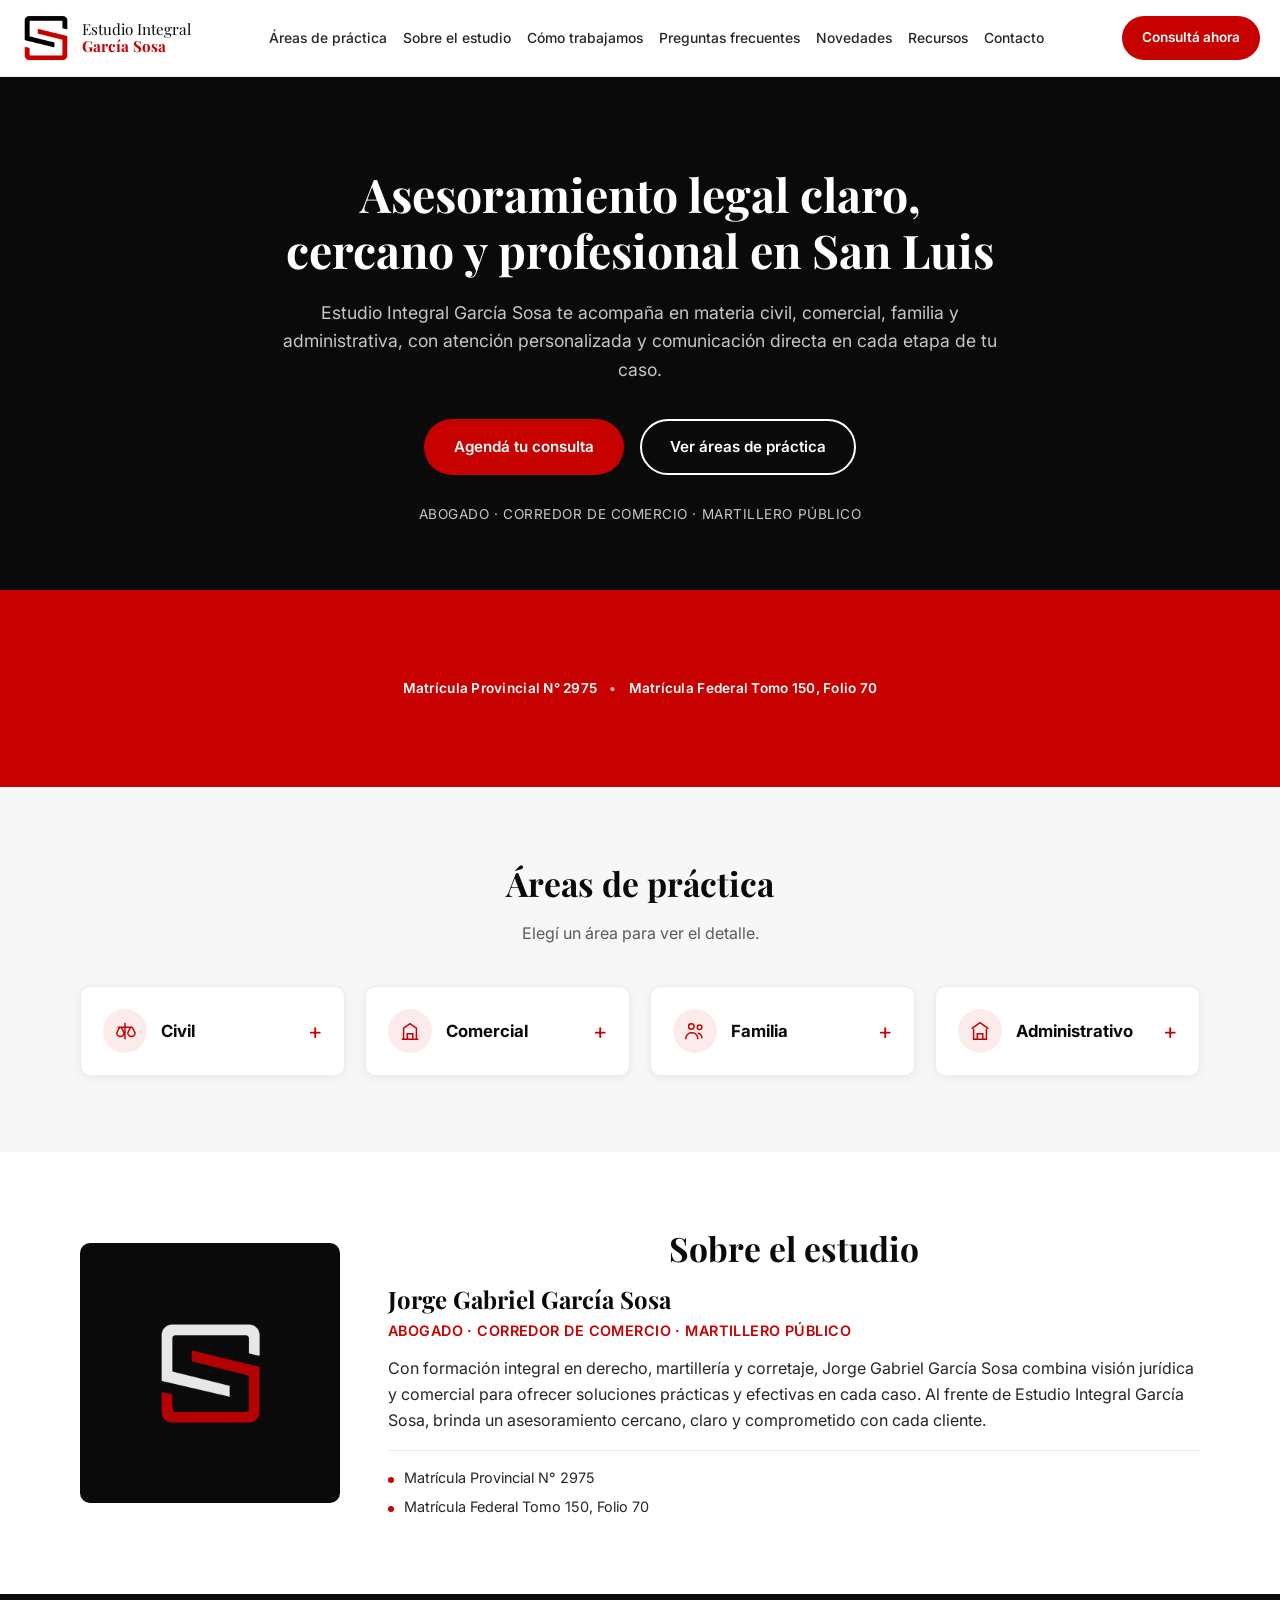
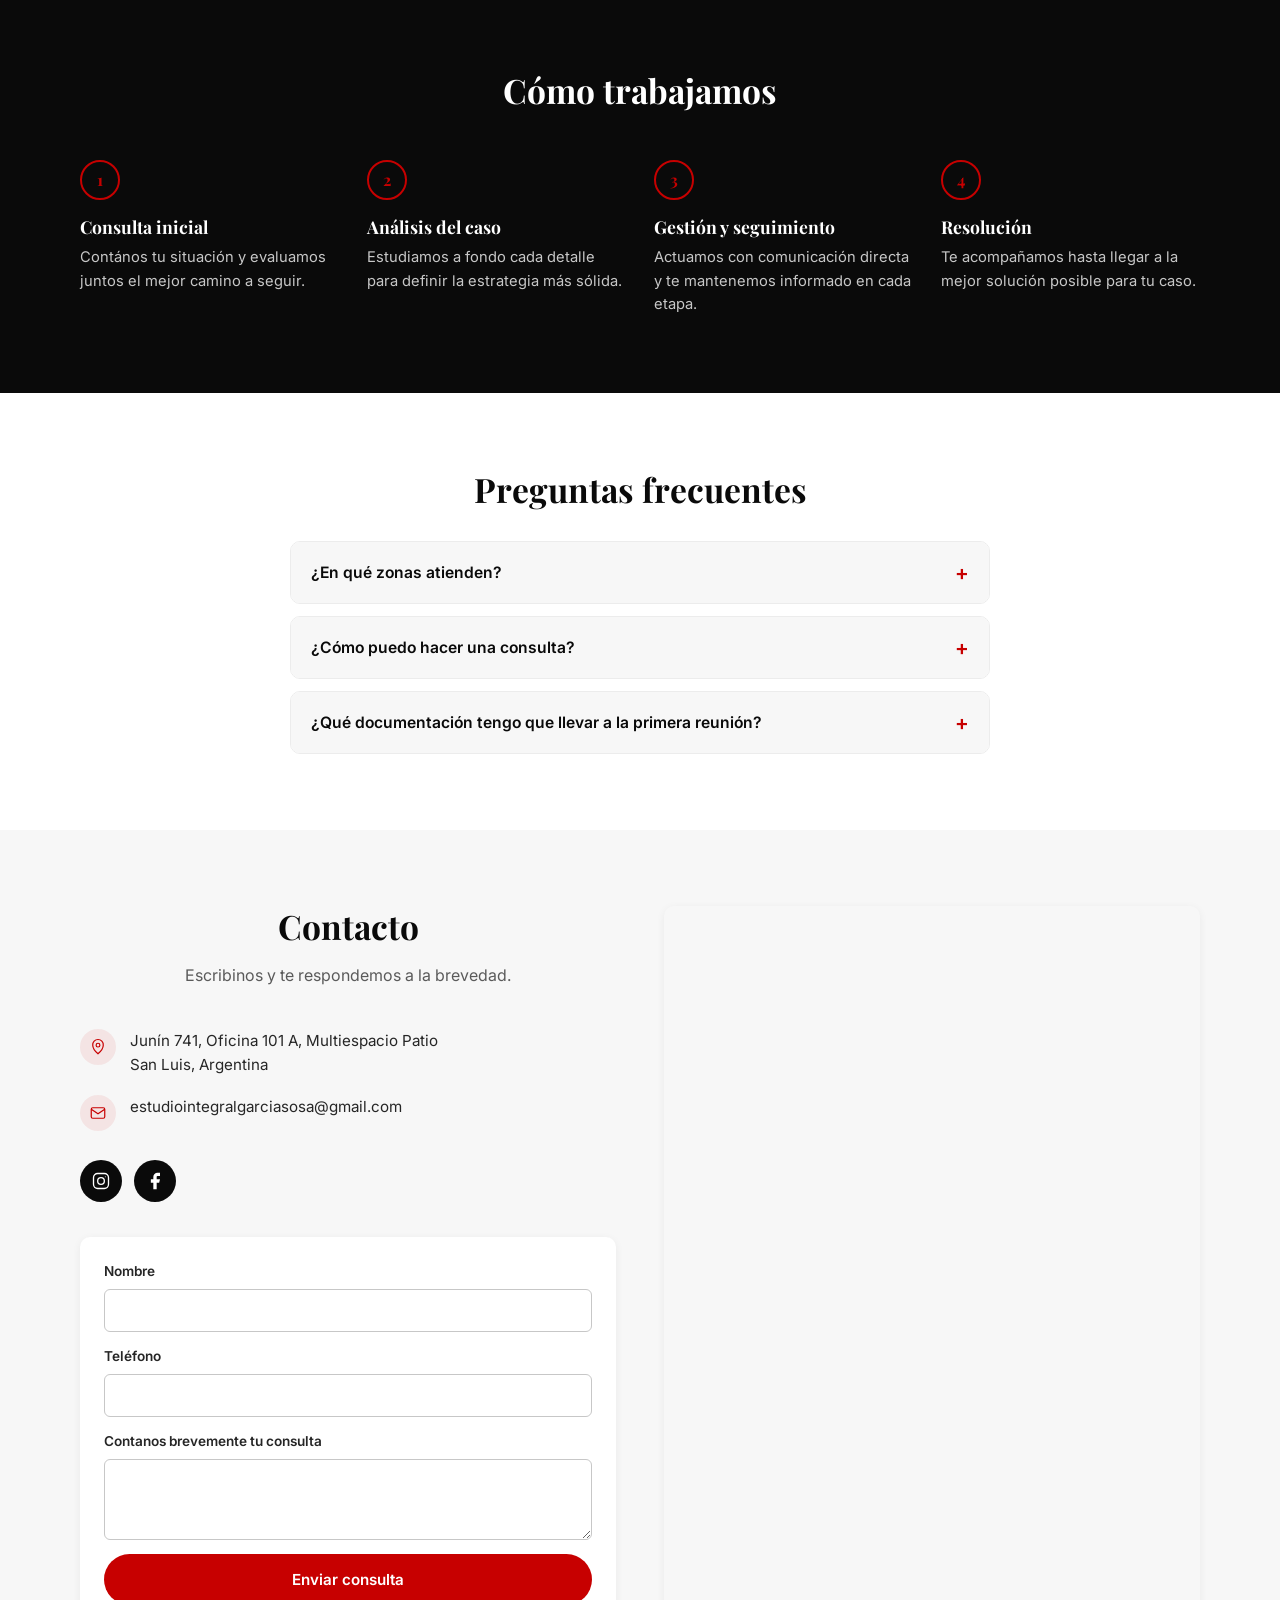
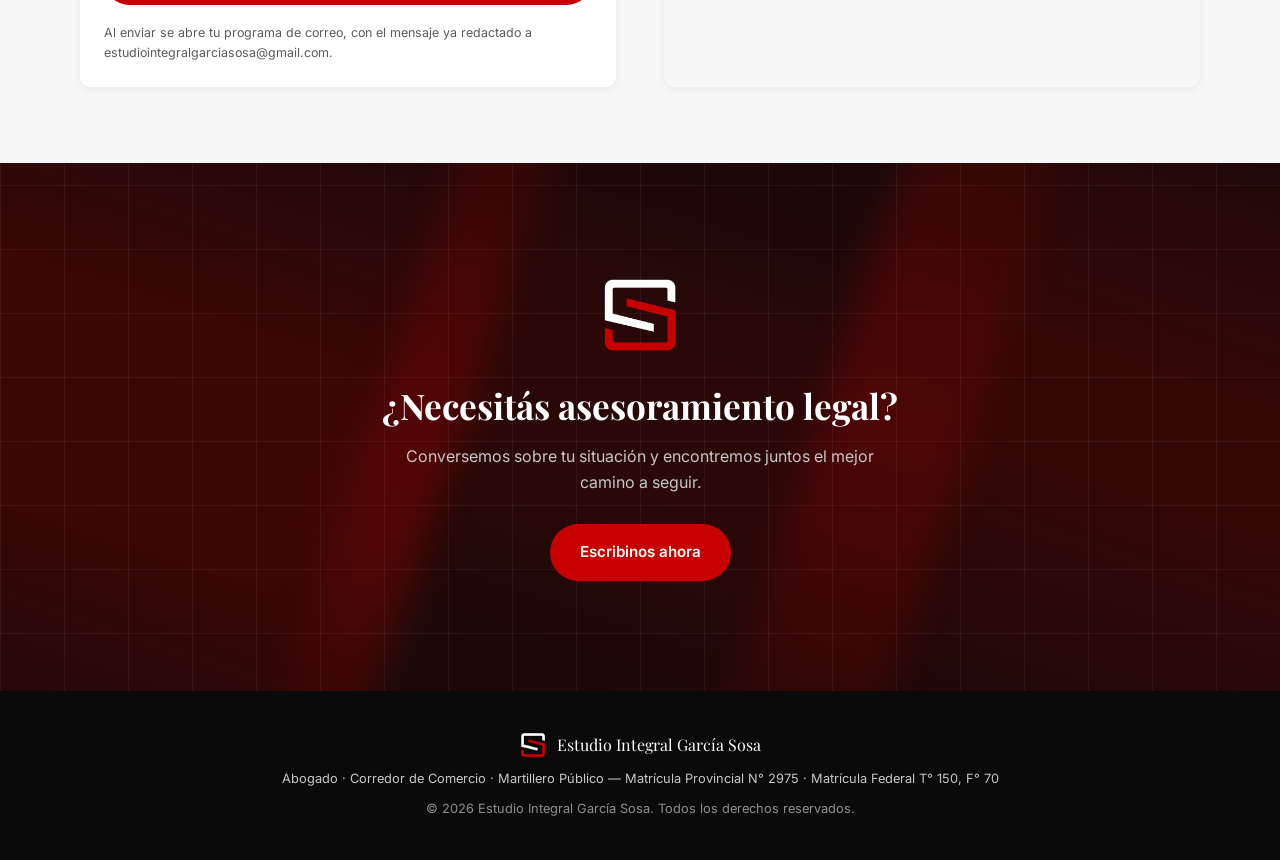
<file: index.html>
<!DOCTYPE html>
<html lang="es-AR">
<head>
<meta charset="UTF-8">
<meta name="viewport" content="width=device-width, initial-scale=1.0">
<title>Estudio Integral García Sosa | Abogado en San Luis</title>
<meta name="description" content="Estudio Integral García Sosa — asesoramiento legal en derecho civil, comercial, familia y administrativo en San Luis, Argentina.">
<link rel="icon" type="image/png" sizes="32x32" href="assets/logo/favicon-32.png">
<link rel="icon" type="image/png" sizes="192x192" href="assets/logo/favicon-192.png">
<link rel="apple-touch-icon" href="assets/logo/favicon-192.png">
<link rel="preconnect" href="https://fonts.googleapis.com">
<link rel="preconnect" href="https://fonts.gstatic.com" crossorigin>
<link href="https://fonts.googleapis.com/css2?family=Playfair+Display:wght@600;700&family=Inter:wght@400;500;600;700&display=swap" rel="stylesheet">
<link rel="stylesheet" href="css/styles.css">
</head>
<body>

<a class="skip-link" href="#contenido">Saltar al contenido</a>

<!-- ===== HEADER ===== -->
<header class="site-header" id="inicio">
  <div class="container header-inner">
    <a href="#inicio" class="brand">
      <img src="assets/logo/isotipo-oscuro.png" alt="" class="brand-mark" width="52" height="52">
      <span class="brand-name">Estudio Integral<br><strong>García Sosa</strong></span>
    </a>

    <nav class="main-nav" id="mainNav">
      <a href="#areas">Áreas de práctica</a>
      <a href="#estudio">Sobre el estudio</a>
      <a href="#proceso">Cómo trabajamos</a>
      <a href="#faq">Preguntas frecuentes</a>
      <a href="novedades.html">Novedades</a>
      <a href="recursos.html">Recursos</a>
      <a href="#contacto">Contacto</a>
    </nav>

    <div class="header-actions">
      <a href="#contacto" class="btn btn-primary btn-sm">Consultá ahora</a>
      <button class="nav-toggle" id="navToggle" aria-label="Abrir menú" aria-expanded="false" aria-controls="mainNav">
        <span></span><span></span><span></span>
      </button>
    </div>
  </div>
</header>

<main id="contenido">

  <!-- ===== HERO ===== -->
  <section class="hero">
    <div class="container hero-inner">
      <h1>Asesoramiento legal claro, cercano y profesional en San Luis</h1>
      <p class="hero-lead">Estudio Integral García Sosa te acompaña en materia civil, comercial, familia y administrativa, con atención personalizada y comunicación directa en cada etapa de tu caso.</p>
      <div class="hero-cta">
        <a href="#contacto" class="btn btn-primary">Agendá tu consulta</a>
        <a href="#areas" class="btn btn-outline">Ver áreas de práctica</a>
      </div>
      <p class="hero-credentials">Abogado &middot; Corredor de Comercio &middot; Martillero Público</p>
    </div>
  </section>

  <!-- ===== CREDENTIAL STRIP ===== -->
  <section class="credential-strip" aria-label="Matrículas profesionales">
    <div class="container credential-strip-inner">
      <span>Matrícula Provincial N&deg; 2975</span>
      <span class="dot" aria-hidden="true">&bull;</span>
      <span>Matrícula Federal Tomo 150, Folio 70</span>
    </div>
  </section>

  <!-- ===== ÁREAS DE PRÁCTICA ===== -->
  <section class="areas" id="areas">
    <div class="container">
      <h2 class="section-title">Áreas de práctica</h2>
      <p class="section-lead">Elegí un área para ver el detalle.</p>

      <div class="areas-grid">

        <article class="area-card" data-area="civil">
          <button class="area-toggle" aria-expanded="false">
            <span class="area-icon" aria-hidden="true">
              <svg viewBox="0 0 24 24" fill="none" stroke="currentColor" stroke-width="1.6"><path d="M12 3v18M4 8h16M6 8l-3 6a4 4 0 0 0 8 0l-3-6M18 8l-3 6a4 4 0 0 0 8 0l-3-6"/></svg>
            </span>
            <span class="area-name">Civil</span>
            <span class="area-plus" aria-hidden="true">+</span>
          </button>
          <div class="area-detail">
            <p>Contratos, daños y perjuicios, sucesiones, derechos reales y todo conflicto entre particulares que requiera una solución jurídica sólida.</p>
          </div>
        </article>

        <article class="area-card" data-area="comercial">
          <button class="area-toggle" aria-expanded="false">
            <span class="area-icon" aria-hidden="true">
              <svg viewBox="0 0 24 24" fill="none" stroke="currentColor" stroke-width="1.6"><path d="M3 21h18M5 21V9l7-5 7 5v12M9 21v-6h6v6"/></svg>
            </span>
            <span class="area-name">Comercial</span>
            <span class="area-plus" aria-hidden="true">+</span>
          </button>
          <div class="area-detail">
            <p>Constitución de sociedades, contratos comerciales, concursos y quiebras, y asesoramiento legal integral para tu empresa o emprendimiento.</p>
          </div>
        </article>

        <article class="area-card" data-area="familia">
          <button class="area-toggle" aria-expanded="false">
            <span class="area-icon" aria-hidden="true">
              <svg viewBox="0 0 24 24" fill="none" stroke="currentColor" stroke-width="1.6"><circle cx="8" cy="7" r="3"/><circle cx="17" cy="8" r="2.5"/><path d="M2 21v-1a6 6 0 0 1 6-6h1a6 6 0 0 1 6 6v1M15 14.5a5 5 0 0 1 4.5 5.5"/></svg>
            </span>
            <span class="area-name">Familia</span>
            <span class="area-plus" aria-hidden="true">+</span>
          </button>
          <div class="area-detail">
            <p>Divorcios, alimentos, régimen de comunicación, adopciones y protección de derechos de cada integrante de la familia.</p>
          </div>
        </article>

        <article class="area-card" data-area="administrativo">
          <button class="area-toggle" aria-expanded="false">
            <span class="area-icon" aria-hidden="true">
              <svg viewBox="0 0 24 24" fill="none" stroke="currentColor" stroke-width="1.6"><path d="M3 9.5 12 3l9 6.5M5 9.5V21h14V9.5M9 21v-6h6v6"/></svg>
            </span>
            <span class="area-name">Administrativo</span>
            <span class="area-plus" aria-hidden="true">+</span>
          </button>
          <div class="area-detail">
            <p>Trámites ante organismos públicos, reclamos administrativos, licitaciones y todo tipo de gestión frente al Estado.</p>
          </div>
        </article>

      </div>
    </div>
  </section>

  <!-- ===== SOBRE EL ESTUDIO ===== -->
  <section class="about" id="estudio">
    <div class="container about-inner">
      <div class="about-photo" aria-hidden="true">
        <div class="photo-placeholder">
          <img src="assets/logo/isotipo-claro.png" alt="" class="photo-placeholder-mark">
        </div>
      </div>
      <div class="about-text">
        <h2 class="section-title">Sobre el estudio</h2>
        <h3 class="about-name">Jorge Gabriel García Sosa</h3>
        <p class="about-role">Abogado &middot; Corredor de Comercio &middot; Martillero Público</p>
        <p>Con formación integral en derecho, martillería y corretaje, Jorge Gabriel García Sosa combina visión jurídica y comercial para ofrecer soluciones prácticas y efectivas en cada caso. Al frente de Estudio Integral García Sosa, brinda un asesoramiento cercano, claro y comprometido con cada cliente.</p>
        <ul class="about-credentials">
          <li>Matrícula Provincial N&deg; 2975</li>
          <li>Matrícula Federal Tomo 150, Folio 70</li>
        </ul>
      </div>
    </div>
  </section>

  <!-- ===== CÓMO TRABAJAMOS ===== -->
  <section class="process" id="proceso">
    <div class="container">
      <h2 class="section-title">Cómo trabajamos</h2>
      <ol class="process-steps">
        <li>
          <span class="step-num">1</span>
          <h3>Consulta inicial</h3>
          <p>Contános tu situación y evaluamos juntos el mejor camino a seguir.</p>
        </li>
        <li>
          <span class="step-num">2</span>
          <h3>Análisis del caso</h3>
          <p>Estudiamos a fondo cada detalle para definir la estrategia más sólida.</p>
        </li>
        <li>
          <span class="step-num">3</span>
          <h3>Gestión y seguimiento</h3>
          <p>Actuamos con comunicación directa y te mantenemos informado en cada etapa.</p>
        </li>
        <li>
          <span class="step-num">4</span>
          <h3>Resolución</h3>
          <p>Te acompañamos hasta llegar a la mejor solución posible para tu caso.</p>
        </li>
      </ol>
    </div>
  </section>

  <!-- ===== FAQ ===== -->
  <section class="faq" id="faq">
    <div class="container">
      <h2 class="section-title">Preguntas frecuentes</h2>

      <div class="faq-list">
        <div class="faq-item">
          <button class="faq-question" aria-expanded="false">
            <span>¿En qué zonas atienden?</span>
            <span class="faq-plus" aria-hidden="true">+</span>
          </button>
          <div class="faq-answer">
            <p>Atendemos en nuestra oficina de San Luis capital y también ofrecemos consultas a distancia.</p>
          </div>
        </div>

        <div class="faq-item">
          <button class="faq-question" aria-expanded="false">
            <span>¿Cómo puedo hacer una consulta?</span>
            <span class="faq-plus" aria-hidden="true">+</span>
          </button>
          <div class="faq-answer">
            <p>Podés escribirnos por WhatsApp, redes sociales o coordinar una reunión presencial en nuestra oficina.</p>
          </div>
        </div>

        <div class="faq-item">
          <button class="faq-question" aria-expanded="false">
            <span>¿Qué documentación tengo que llevar a la primera reunión?</span>
            <span class="faq-plus" aria-hidden="true">+</span>
          </button>
          <div class="faq-answer">
            <p>Depende del tipo de caso. Contanos tu situación y te indicamos qué documentación es necesaria.</p>
          </div>
        </div>
      </div>
    </div>
  </section>

  <!-- ===== CONTACTO ===== -->
  <section class="contact" id="contacto">
    <div class="container contact-inner">
      <div class="contact-info">
        <h2 class="section-title">Contacto</h2>
        <p class="section-lead">Escribinos y te respondemos a la brevedad.</p>

        <ul class="contact-details">
          <li>
            <span class="contact-icon" aria-hidden="true">
              <svg viewBox="0 0 24 24" fill="none" stroke="currentColor" stroke-width="1.6"><path d="M12 21s-7-6.2-7-11.5A7 7 0 0 1 12 2a7 7 0 0 1 7 7.5C19 14.8 12 21 12 21Z"/><circle cx="12" cy="9.5" r="2.5"/></svg>
            </span>
            <span>Junín 741, Oficina 101 A, Multiespacio Patio<br>San Luis, Argentina</span>
          </li>
          <li>
            <span class="contact-icon" aria-hidden="true">
              <svg viewBox="0 0 24 24" fill="none" stroke="currentColor" stroke-width="1.6"><rect x="3" y="5" width="18" height="14" rx="2"/><path d="m3 7 9 6 9-6"/></svg>
            </span>
            <span><a href="mailto:estudiointegralgarciasosa@gmail.com">estudiointegralgarciasosa@gmail.com</a></span>
          </li>
        </ul>

        <div class="social-links">
          <a href="https://www.instagram.com/estudiointegralgarciasosa" target="_blank" rel="noopener" aria-label="Instagram del Estudio Integral García Sosa">
            <svg viewBox="0 0 24 24" fill="none" stroke="currentColor" stroke-width="1.6"><rect x="3" y="3" width="18" height="18" rx="5"/><circle cx="12" cy="12" r="4"/><circle cx="17.2" cy="6.8" r="0.6" fill="currentColor" stroke="none"/></svg>
          </a>
          <a href="https://www.facebook.com/EstudioJuridicoGarciaSosa" target="_blank" rel="noopener" aria-label="Facebook del Estudio Integral García Sosa">
            <svg viewBox="0 0 24 24" fill="currentColor"><path d="M18 2h-3a5 5 0 0 0-5 5v3H7v4h3v8h4v-8h3l1-4h-4V7a1 1 0 0 1 1-1h3z"/></svg>
          </a>
        </div>

        <form class="contact-form" id="contactForm">
          <label>
            Nombre
            <input type="text" name="nombre" required>
          </label>
          <label>
            Teléfono
            <input type="tel" name="telefono" required>
          </label>
          <label>
            Contanos brevemente tu consulta
            <textarea name="mensaje" rows="3" required></textarea>
          </label>
          <button type="submit" class="btn btn-primary">Enviar consulta</button>
          <p class="form-note">Al enviar se abre tu programa de correo, con el mensaje ya redactado a estudiointegralgarciasosa@gmail.com.</p>
        </form>
      </div>

      <div class="contact-map">
        <iframe
          title="Ubicación de Estudio Integral García Sosa"
          src="https://www.google.com/maps?q=Jun%C3%ADn%20741%2C%20San%20Luis%2C%20Argentina&output=embed"
          width="100%" height="100%" style="border:0;" allowfullscreen loading="lazy" referrerpolicy="no-referrer-when-downgrade">
        </iframe>
      </div>
    </div>
  </section>

  <!-- ===== CIERRE / MARCA ===== -->
  <section class="closing">
    <div class="closing-bg" aria-hidden="true">
      <span class="beam beam-1"></span>
      <span class="beam beam-2"></span>
      <span class="beam beam-3"></span>
      <span class="grid-lines"></span>
    </div>
    <div class="container closing-inner">
      <img src="assets/logo/isotipo-claro.png" alt="Estudio Integral García Sosa" class="closing-mark">
      <h2>¿Necesitás asesoramiento legal?</h2>
      <p>Conversemos sobre tu situación y encontremos juntos el mejor camino a seguir.</p>
      <a href="#contacto" class="btn btn-primary">Escribinos ahora</a>
    </div>
  </section>

</main>

<!-- ===== FOOTER ===== -->
<footer class="site-footer">
  <div class="container footer-inner">
    <div class="footer-brand">
      <img src="assets/logo/isotipo-claro.png" alt="" width="28" height="28">
      <span>Estudio Integral García Sosa</span>
    </div>
    <p class="footer-credentials">Abogado &middot; Corredor de Comercio &middot; Martillero Público &mdash; Matrícula Provincial N&deg; 2975 &middot; Matrícula Federal T&deg; 150, F&deg; 70</p>
    <p class="footer-copy">&copy; <span id="year"></span> Estudio Integral García Sosa. Todos los derechos reservados.</p>
  </div>
</footer>

<script src="js/main.js"></script>
</body>
</html>
</file>
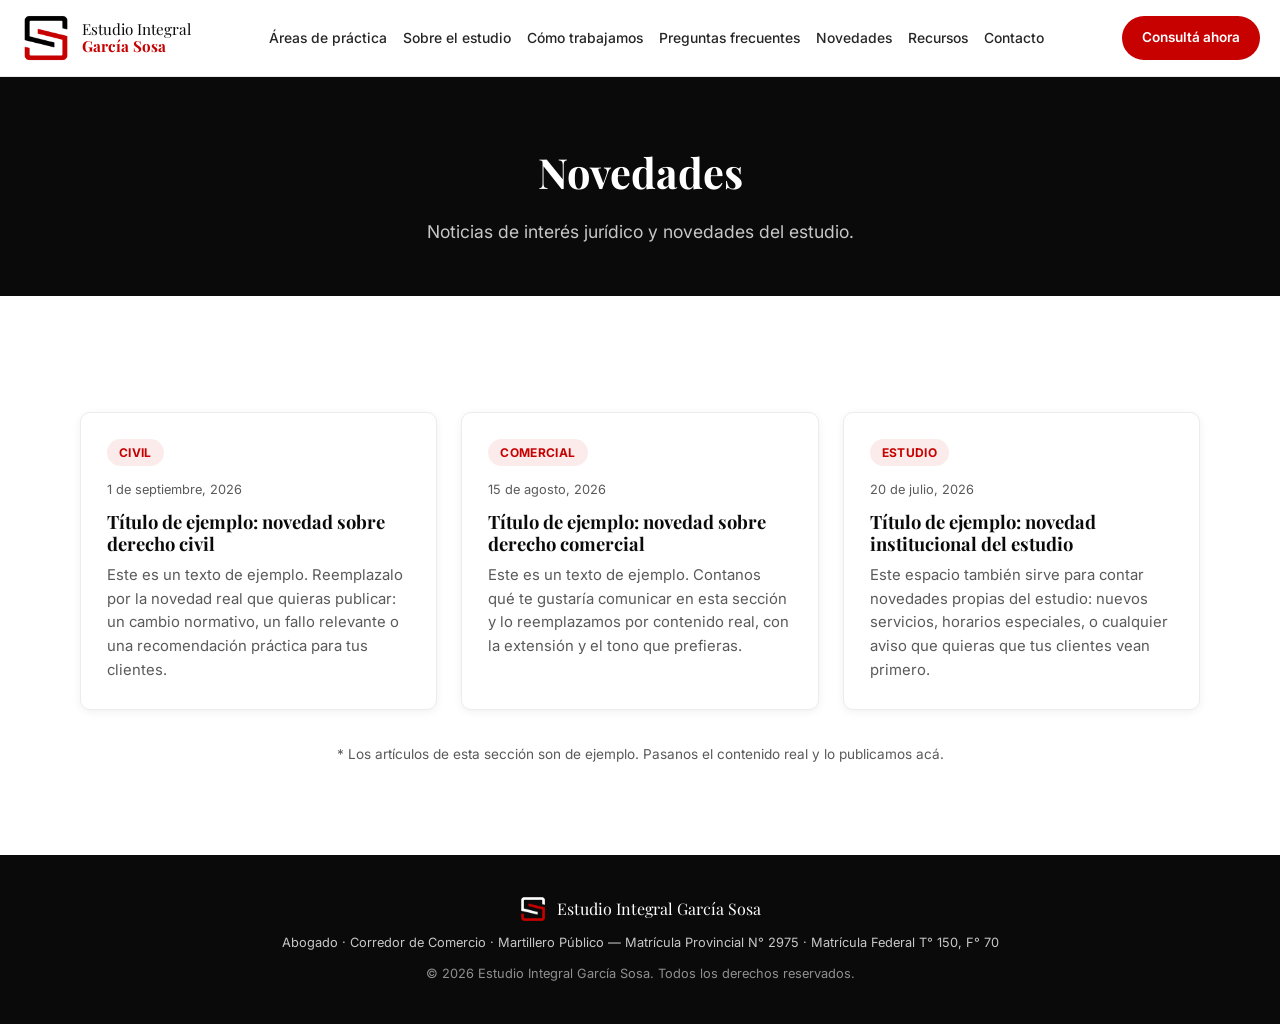
<file: novedades.html>
<!DOCTYPE html>
<html lang="es-AR">
<head>
<meta charset="UTF-8">
<meta name="viewport" content="width=device-width, initial-scale=1.0">
<title>Novedades | Estudio Integral García Sosa</title>
<meta name="description" content="Novedades y noticias de interés jurídico del Estudio Integral García Sosa — San Luis, Argentina.">
<link rel="icon" type="image/png" sizes="32x32" href="assets/logo/favicon-32.png">
<link rel="icon" type="image/png" sizes="192x192" href="assets/logo/favicon-192.png">
<link rel="apple-touch-icon" href="assets/logo/favicon-192.png">
<link rel="preconnect" href="https://fonts.googleapis.com">
<link rel="preconnect" href="https://fonts.gstatic.com" crossorigin>
<link href="https://fonts.googleapis.com/css2?family=Playfair+Display:wght@600;700&family=Inter:wght@400;500;600;700&display=swap" rel="stylesheet">
<link rel="stylesheet" href="css/styles.css">
</head>
<body>

<a class="skip-link" href="#contenido">Saltar al contenido</a>

<!-- ===== HEADER ===== -->
<header class="site-header">
  <div class="container header-inner">
    <a href="index.html" class="brand">
      <img src="assets/logo/isotipo-oscuro.png" alt="" class="brand-mark" width="52" height="52">
      <span class="brand-name">Estudio Integral<br><strong>García Sosa</strong></span>
    </a>

    <nav class="main-nav" id="mainNav">
      <a href="index.html#areas">Áreas de práctica</a>
      <a href="index.html#estudio">Sobre el estudio</a>
      <a href="index.html#proceso">Cómo trabajamos</a>
      <a href="index.html#faq">Preguntas frecuentes</a>
      <a href="novedades.html">Novedades</a>
      <a href="recursos.html" aria-current="page">Recursos</a>
      <a href="index.html#contacto">Contacto</a>
    </nav>

    <div class="header-actions">
      <a href="index.html#contacto" class="btn btn-primary btn-sm">Consultá ahora</a>
      <button class="nav-toggle" id="navToggle" aria-label="Abrir menú" aria-expanded="false" aria-controls="mainNav">
        <span></span><span></span><span></span>
      </button>
    </div>
  </div>
</header>

<main id="contenido">

  <!-- ===== PAGE HERO ===== -->
  <section class="page-hero">
    <div class="container">
      <h1>Novedades</h1>
      <p class="hero-lead">Noticias de interés jurídico y novedades del estudio.</p>
    </div>
  </section>

  <!-- ===== LISTADO DE NOVEDADES ===== -->
  <section class="news">
    <div class="container">
      <div class="news-grid">

        <article class="news-card">
          <span class="news-tag">Civil</span>
          <time class="news-date" datetime="2026-09-01">1 de septiembre, 2026</time>
          <h2>Título de ejemplo: novedad sobre derecho civil</h2>
          <p>Este es un texto de ejemplo. Reemplazalo por la novedad real que quieras publicar: un cambio normativo, un fallo relevante o una recomendación práctica para tus clientes.</p>
        </article>

        <article class="news-card">
          <span class="news-tag">Comercial</span>
          <time class="news-date" datetime="2026-08-15">15 de agosto, 2026</time>
          <h2>Título de ejemplo: novedad sobre derecho comercial</h2>
          <p>Este es un texto de ejemplo. Contanos qué te gustaría comunicar en esta sección y lo reemplazamos por contenido real, con la extensión y el tono que prefieras.</p>
        </article>

        <article class="news-card">
          <span class="news-tag">Estudio</span>
          <time class="news-date" datetime="2026-07-20">20 de julio, 2026</time>
          <h2>Título de ejemplo: novedad institucional del estudio</h2>
          <p>Este espacio también sirve para contar novedades propias del estudio: nuevos servicios, horarios especiales, o cualquier aviso que quieras que tus clientes vean primero.</p>
        </article>

      </div>

      <p class="news-note">* Los artículos de esta sección son de ejemplo. Pasanos el contenido real y lo publicamos acá.</p>
    </div>
  </section>

</main>

<!-- ===== FOOTER ===== -->
<footer class="site-footer">
  <div class="container footer-inner">
    <div class="footer-brand">
      <img src="assets/logo/isotipo-claro.png" alt="" width="28" height="28">
      <span>Estudio Integral García Sosa</span>
    </div>
    <p class="footer-credentials">Abogado &middot; Corredor de Comercio &middot; Martillero Público &mdash; Matrícula Provincial N&deg; 2975 &middot; Matrícula Federal T&deg; 150, F&deg; 70</p>
    <p class="footer-copy">&copy; <span id="year"></span> Estudio Integral García Sosa. Todos los derechos reservados.</p>
  </div>
</footer>

<script src="js/main.js"></script>
</body>
</html>
</file>
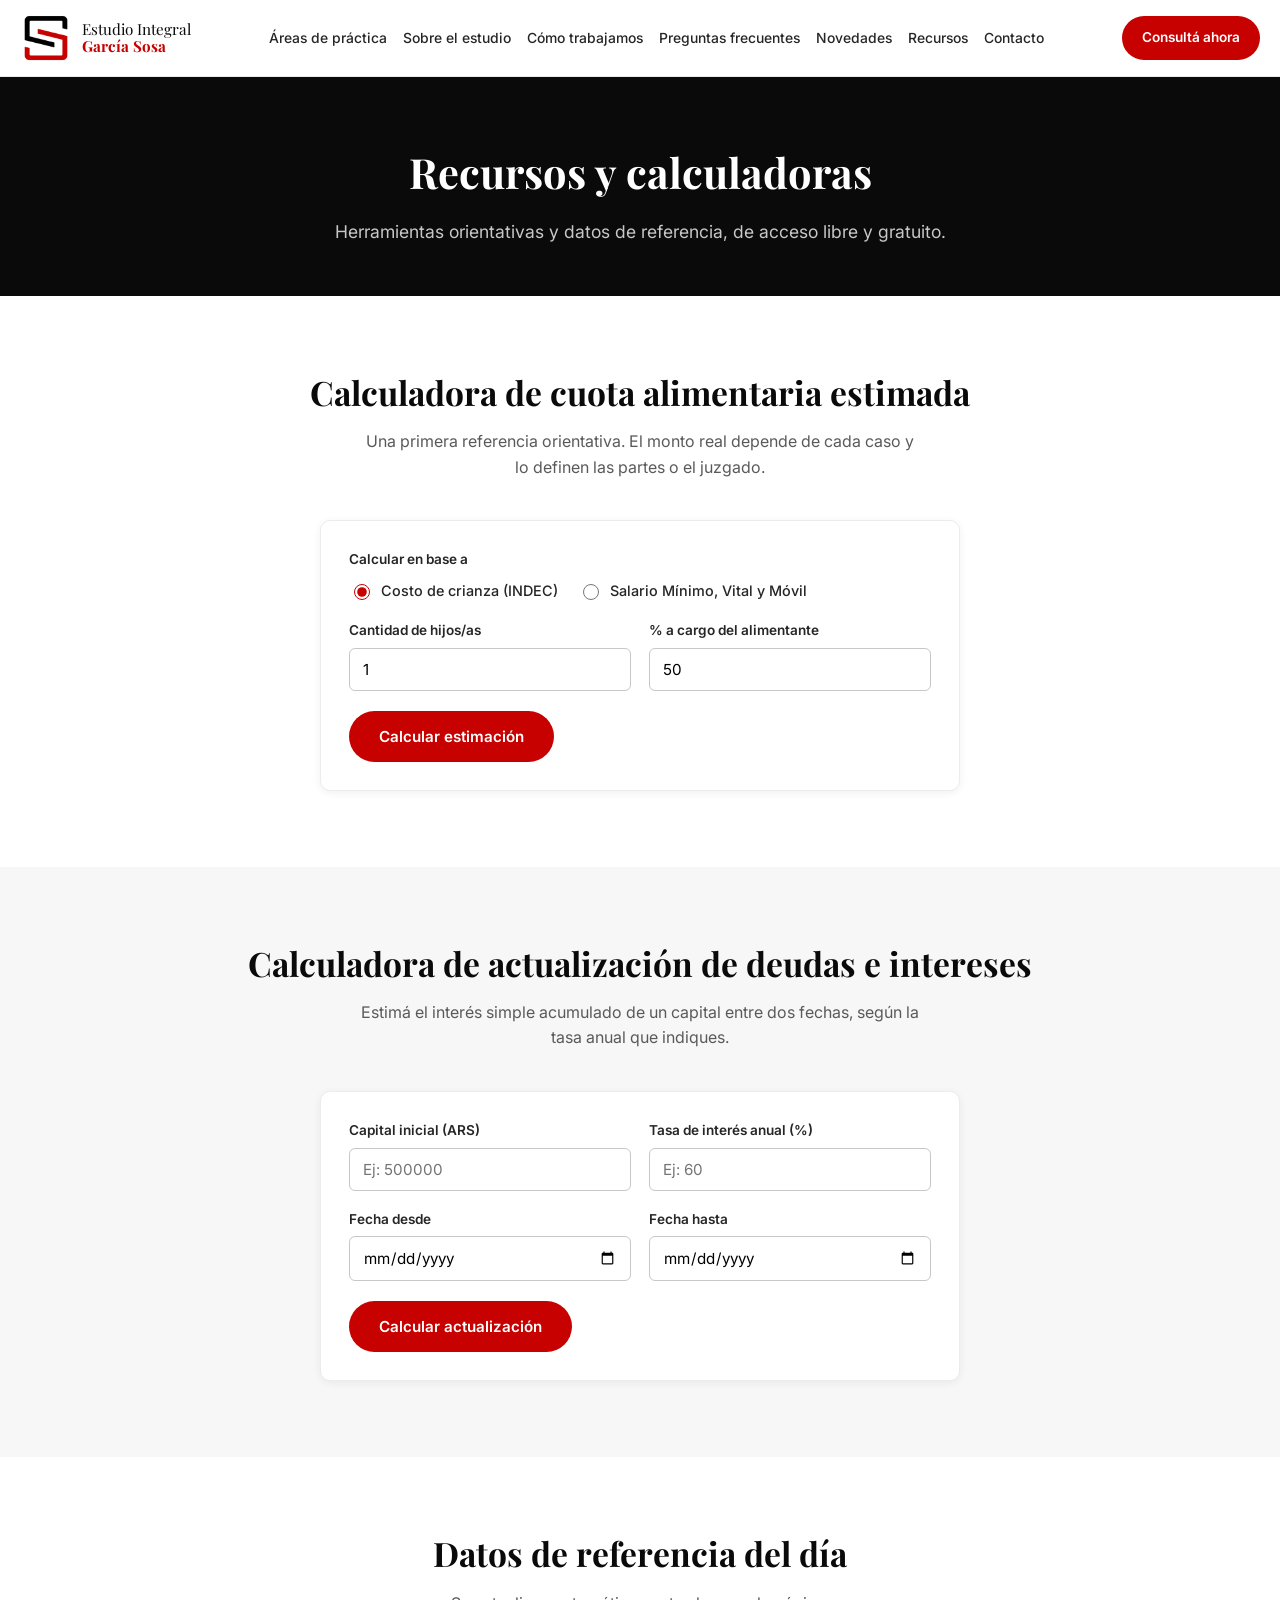
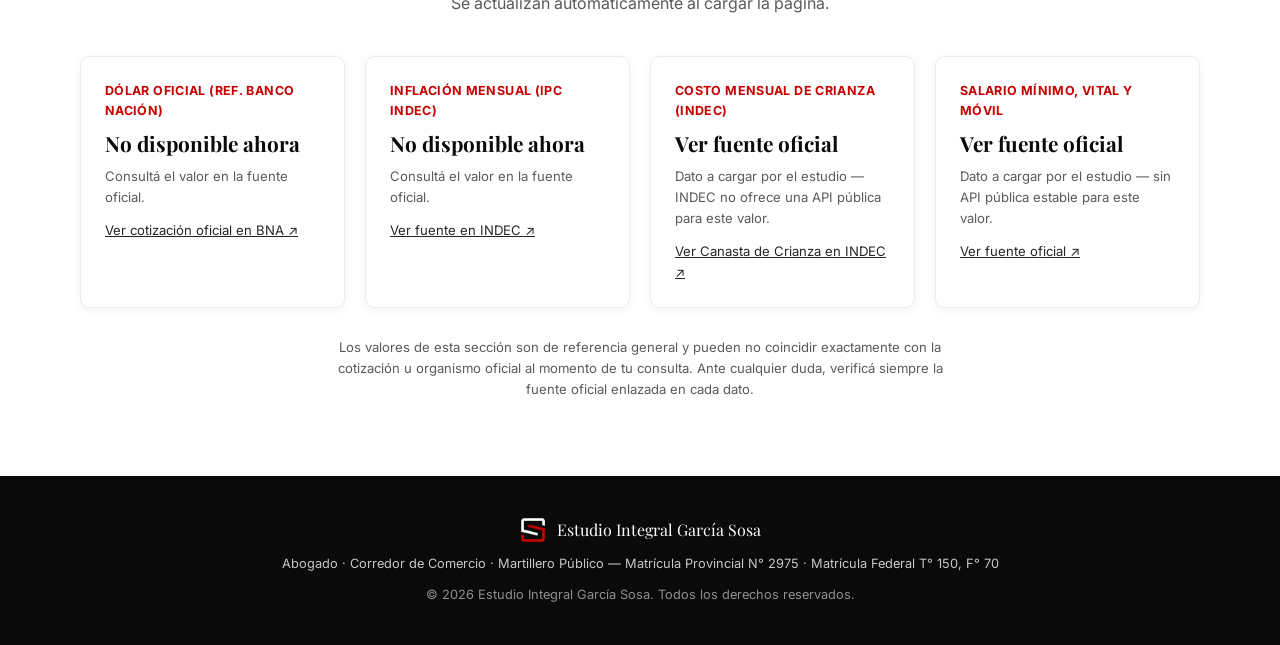
<file: recursos.html>
<!DOCTYPE html>
<html lang="es-AR">
<head>
<meta charset="UTF-8">
<meta name="viewport" content="width=device-width, initial-scale=1.0">
<title>Recursos y calculadoras | Estudio Integral García Sosa</title>
<meta name="description" content="Calculadoras orientativas de cuota alimentaria e intereses, y datos de referencia (dólar, inflación, costo de crianza) — Estudio Integral García Sosa.">
<link rel="icon" type="image/png" sizes="32x32" href="assets/logo/favicon-32.png">
<link rel="icon" type="image/png" sizes="192x192" href="assets/logo/favicon-192.png">
<link rel="apple-touch-icon" href="assets/logo/favicon-192.png">
<link rel="preconnect" href="https://fonts.googleapis.com">
<link rel="preconnect" href="https://fonts.gstatic.com" crossorigin>
<link href="https://fonts.googleapis.com/css2?family=Playfair+Display:wght@600;700&family=Inter:wght@400;500;600;700&display=swap" rel="stylesheet">
<link rel="stylesheet" href="css/styles.css">
</head>
<body>

<a class="skip-link" href="#contenido">Saltar al contenido</a>

<!-- ===== HEADER ===== -->
<header class="site-header">
  <div class="container header-inner">
    <a href="index.html" class="brand">
      <img src="assets/logo/isotipo-oscuro.png" alt="" class="brand-mark" width="52" height="52">
      <span class="brand-name">Estudio Integral<br><strong>García Sosa</strong></span>
    </a>

    <nav class="main-nav" id="mainNav">
      <a href="index.html#areas">Áreas de práctica</a>
      <a href="index.html#estudio">Sobre el estudio</a>
      <a href="index.html#proceso">Cómo trabajamos</a>
      <a href="index.html#faq">Preguntas frecuentes</a>
      <a href="novedades.html">Novedades</a>
      <a href="recursos.html" aria-current="page">Recursos</a>
      <a href="index.html#contacto">Contacto</a>
    </nav>

    <div class="header-actions">
      <a href="index.html#contacto" class="btn btn-primary btn-sm">Consultá ahora</a>
      <button class="nav-toggle" id="navToggle" aria-label="Abrir menú" aria-expanded="false" aria-controls="mainNav">
        <span></span><span></span><span></span>
      </button>
    </div>
  </div>
</header>

<main id="contenido">

  <!-- ===== PAGE HERO ===== -->
  <section class="page-hero">
    <div class="container">
      <h1>Recursos y calculadoras</h1>
      <p class="hero-lead">Herramientas orientativas y datos de referencia, de acceso libre y gratuito.</p>
    </div>
  </section>

  <!-- ===== CALCULADORA CUOTA ALIMENTARIA ===== -->
  <section class="calculator">
    <div class="container">
      <h2 class="section-title">Calculadora de cuota alimentaria estimada</h2>
      <p class="section-lead">Una primera referencia orientativa. El monto real depende de cada caso y lo definen las partes o el juzgado.</p>

      <form class="calc-form" id="alimentosForm">
        <div class="calc-fields">
          <div class="calc-radio-group">
            <span class="calc-radio-title">Calcular en base a</span>
            <label class="calc-radio">
              <input type="radio" name="alimentosBase" value="crianza" checked>
              Costo de crianza (INDEC)
            </label>
            <label class="calc-radio">
              <input type="radio" name="alimentosBase" value="smvm">
              Salario Mínimo, Vital y Móvil
            </label>
          </div>
          <label>
            Cantidad de hijos/as
            <input type="number" id="alimentosHijos" min="1" max="8" step="1" value="1" required>
          </label>
          <label>
            % a cargo del alimentante
            <input type="number" id="alimentosProporcion" min="1" max="100" step="1" value="50" required>
          </label>
        </div>
        <button type="submit" class="btn btn-primary">Calcular estimación</button>
      </form>

      <div class="calc-result" id="alimentosResult" hidden>
        <span class="calc-result-label">Estimación orientativa</span>
        <span class="calc-result-value" id="alimentosValue">—</span>
        <span class="calc-result-total" id="alimentosBaseInfo"></span>
        <p class="calc-result-note">Monto provisorio y no definitivo, calculado en base al parámetro elegido y al porcentaje que indiques. El valor definitivo surge de la escala que establezca oportunamente el juez, atendiendo las circunstancias específicas de las partes.</p>
      </div>
    </div>
  </section>

  <!-- ===== CALCULADORA DE INTERESES / ACTUALIZACIÓN ===== -->
  <section class="calculator calculator-alt">
    <div class="container">
      <h2 class="section-title">Calculadora de actualización de deudas e intereses</h2>
      <p class="section-lead">Estimá el interés simple acumulado de un capital entre dos fechas, según la tasa anual que indiques.</p>

      <form class="calc-form" id="interesesForm">
        <div class="calc-fields">
          <label>
            Capital inicial (ARS)
            <input type="number" id="interesesCapital" min="0" step="1000" required placeholder="Ej: 500000">
          </label>
          <label>
            Tasa de interés anual (%)
            <input type="number" id="interesesTasa" min="0" step="0.1" required placeholder="Ej: 60">
          </label>
          <label>
            Fecha desde
            <input type="date" id="interesesDesde" required>
          </label>
          <label>
            Fecha hasta
            <input type="date" id="interesesHasta" required>
          </label>
        </div>
        <button type="submit" class="btn btn-primary">Calcular actualización</button>
      </form>

      <div class="calc-result" id="interesesResult" hidden>
        <span class="calc-result-label">Interés estimado</span>
        <span class="calc-result-value" id="interesesValue">—</span>
        <span class="calc-result-total" id="interesesTotal"></span>
        <p class="calc-result-note">Cálculo de interés simple ((capital × tasa anual ÷ 365) × días transcurridos). La tasa aplicable a tu caso puede diferir según lo que corresponda judicialmente o por acuerdo entre partes.</p>
      </div>
    </div>
  </section>

  <!-- ===== DATOS DE REFERENCIA ===== -->
  <section class="ref-data">
    <div class="container">
      <h2 class="section-title">Datos de referencia del día</h2>
      <p class="section-lead">Se actualizan automáticamente al cargar la página.</p>

      <div class="ref-grid">
        <div class="ref-card" id="cardDolar">
          <span class="ref-label">Dólar oficial (ref. Banco Nación)</span>
          <span class="ref-value" id="dolarValue">Cargando…</span>
          <span class="ref-sub" id="dolarSub"></span>
          <a class="ref-source" href="https://www.bna.com.ar/Personas" target="_blank" rel="noopener">Ver cotización oficial en BNA ↗</a>
        </div>

        <div class="ref-card" id="cardInflacion">
          <span class="ref-label">Inflación mensual (IPC INDEC)</span>
          <span class="ref-value" id="inflacionValue">Cargando…</span>
          <span class="ref-sub" id="inflacionSub"></span>
          <a class="ref-source" href="https://www.indec.gob.ar/indec/web/Nivel4-Tema-3-5-31" target="_blank" rel="noopener">Ver fuente en INDEC ↗</a>
        </div>

        <div class="ref-card" id="cardCrianza">
          <span class="ref-label">Costo mensual de crianza (INDEC)</span>
          <span class="ref-value" id="crianzaValue">—</span>
          <span class="ref-sub" id="crianzaSub">Valor por hijo/a, actualizado manualmente por el estudio</span>
          <a class="ref-source" href="https://www.indec.gob.ar/indec/web/Nivel4-Tema-4-43-149" target="_blank" rel="noopener">Ver Canasta de Crianza en INDEC ↗</a>
        </div>

        <div class="ref-card" id="cardSmvm">
          <span class="ref-label">Salario Mínimo, Vital y Móvil</span>
          <span class="ref-value" id="smvmValue">—</span>
          <span class="ref-sub" id="smvmSub">Actualizado manualmente por el estudio</span>
          <a class="ref-source" href="https://www.argentina.gob.ar/trabajo/consejodelsalario" target="_blank" rel="noopener">Ver fuente oficial ↗</a>
        </div>
      </div>
      <p class="ref-note">Los valores de esta sección son de referencia general y pueden no coincidir exactamente con la cotización u organismo oficial al momento de tu consulta. Ante cualquier duda, verificá siempre la fuente oficial enlazada en cada dato.</p>
    </div>
  </section>

</main>

<!-- ===== FOOTER ===== -->
<footer class="site-footer">
  <div class="container footer-inner">
    <div class="footer-brand">
      <img src="assets/logo/isotipo-claro.png" alt="" width="28" height="28">
      <span>Estudio Integral García Sosa</span>
    </div>
    <p class="footer-credentials">Abogado &middot; Corredor de Comercio &middot; Martillero Público &mdash; Matrícula Provincial N&deg; 2975 &middot; Matrícula Federal T&deg; 150, F&deg; 70</p>
    <p class="footer-copy">&copy; <span id="year"></span> Estudio Integral García Sosa. Todos los derechos reservados.</p>
  </div>
</footer>

<script src="js/main.js"></script>
<script src="js/recursos.js"></script>
</body>
</html>
</file>
<file: css/styles.css>
/* ===== Variables ===== */
:root {
  --color-black: #0a0a0a;
  --color-red: #c70000;
  --color-red-dark: #950000;
  --color-white: #ffffff;
  --color-gray-50: #f7f7f7;
  --color-gray-100: #ececec;
  --color-gray-300: #c7c7c7;
  --color-gray-600: #5a5a5a;
  --color-gray-800: #262626;

  --font-serif: 'Playfair Display', Georgia, serif;
  --font-sans: 'Inter', system-ui, -apple-system, sans-serif;

  --radius: 10px;
  --max-width: 1160px;
  --shadow-sm: 0 2px 8px rgba(0,0,0,.06);
  --shadow-md: 0 8px 24px rgba(0,0,0,.10);
}

/* ===== Reset ===== */
*, *::before, *::after { box-sizing: border-box; }
html { scroll-behavior: smooth; }
body {
  margin: 0;
  font-family: var(--font-sans);
  color: var(--color-gray-800);
  background: var(--color-white);
  line-height: 1.6;
  -webkit-font-smoothing: antialiased;
}
img { max-width: 100%; display: block; }
a { color: inherit; text-decoration: none; }
ul, ol { margin: 0; padding: 0; list-style: none; }
h1, h2, h3 { font-family: var(--font-serif); font-weight: 700; line-height: 1.2; margin: 0 0 .5em; color: var(--color-black); }
p { margin: 0 0 1em; }
button { font-family: inherit; cursor: pointer; }

.container {
  max-width: var(--max-width);
  margin: 0 auto;
  padding: 0 20px;
}

.skip-link {
  position: absolute;
  left: -999px;
  top: 0;
  background: var(--color-black);
  color: var(--color-white);
  padding: 10px 16px;
  z-index: 200;
}
.skip-link:focus { left: 10px; top: 10px; }

/* ===== Buttons ===== */
.btn {
  display: inline-flex;
  align-items: center;
  justify-content: center;
  padding: 14px 28px;
  border-radius: 999px;
  font-weight: 600;
  font-size: .95rem;
  transition: transform .15s ease, box-shadow .15s ease, background-color .15s ease;
  border: 2px solid transparent;
}
.btn-primary {
  background: var(--color-red);
  color: var(--color-white);
}
.btn-primary:hover { background: var(--color-red-dark); transform: translateY(-1px); }
.btn-outline {
  border-color: var(--color-black);
  color: var(--color-black);
}
.btn-outline:hover { background: var(--color-black); color: var(--color-white); }
.btn-sm { padding: 9px 18px; font-size: .85rem; }

/* ===== Header ===== */
.site-header {
  position: sticky;
  top: 0;
  z-index: 100;
  background: rgba(255,255,255,.96);
  backdrop-filter: blur(6px);
  border-bottom: 1px solid var(--color-gray-100);
}
.site-header .container { max-width: 1320px; }
.header-inner {
  display: flex;
  align-items: center;
  justify-content: space-between;
  gap: 16px;
  padding-top: 12px;
  padding-bottom: 12px;
}
.brand {
  display: flex;
  align-items: center;
  gap: 10px;
  flex-shrink: 0;
}
.brand-mark { width: 52px; height: 52px; }
.brand-name {
  font-family: var(--font-serif);
  font-size: .95rem;
  line-height: 1.15;
  color: var(--color-black);
}
.brand-name strong { color: var(--color-red); }

.main-nav {
  display: flex;
  gap: 16px;
  flex-wrap: wrap;
}
.main-nav a {
  font-size: .87rem;
  white-space: nowrap;
  font-weight: 500;
  color: var(--color-gray-800);
  position: relative;
  padding: 4px 0;
}
.main-nav a:hover { color: var(--color-red); }

.header-actions { display: flex; align-items: center; gap: 14px; }

.nav-toggle {
  display: none;
  flex-direction: column;
  justify-content: center;
  gap: 5px;
  width: 34px;
  height: 34px;
  background: none;
  border: none;
  padding: 0;
}
.nav-toggle span {
  display: block;
  height: 2px;
  background: var(--color-black);
  border-radius: 2px;
}

/* ===== Hero ===== */
.hero {
  background: var(--color-black);
  color: var(--color-white);
  padding: 90px 0 64px;
  text-align: center;
}
.hero-inner { max-width: 760px; margin: 0 auto; }
.hero h1 {
  color: var(--color-white);
  font-size: clamp(2rem, 5vw, 2.9rem);
  margin-bottom: .45em;
}
.hero-lead {
  font-size: 1.1rem;
  color: var(--color-gray-300);
  margin-bottom: 2em;
}
.hero-cta {
  display: flex;
  gap: 16px;
  justify-content: center;
  flex-wrap: wrap;
  margin-bottom: 1.8em;
}
.hero .btn-outline { border-color: var(--color-white); color: var(--color-white); }
.hero .btn-outline:hover { background: var(--color-white); color: var(--color-black); }
.hero-credentials {
  font-size: .85rem;
  letter-spacing: .04em;
  text-transform: uppercase;
  color: var(--color-gray-300);
  margin: 0;
}

/* ===== Page hero (subpáginas) ===== */
.page-hero {
  background: var(--color-black);
  color: var(--color-white);
  padding: 70px 0 50px;
  text-align: center;
}
.page-hero h1 { color: var(--color-white); font-size: clamp(2rem, 4.5vw, 2.6rem); }
.page-hero .hero-lead { margin-bottom: 0; }

/* ===== Novedades ===== */
.news-grid {
  display: grid;
  grid-template-columns: repeat(auto-fit, minmax(280px, 1fr));
  gap: 24px;
  margin-top: 2.5em;
}
.news-card {
  background: var(--color-white);
  border: 1px solid var(--color-gray-100);
  border-radius: var(--radius);
  box-shadow: var(--shadow-sm);
  padding: 26px;
  display: flex;
  flex-direction: column;
}
.news-tag {
  align-self: flex-start;
  background: rgba(199,0,0,.08);
  color: var(--color-red);
  font-size: .75rem;
  font-weight: 700;
  text-transform: uppercase;
  letter-spacing: .03em;
  padding: 4px 12px;
  border-radius: 999px;
  margin-bottom: 14px;
}
.news-date {
  font-size: .8rem;
  color: var(--color-gray-600);
  margin-bottom: 10px;
}
.news-card h2 {
  font-size: 1.15rem;
  margin-bottom: .5em;
}
.news-card p { color: var(--color-gray-600); font-size: .93rem; margin: 0; }
.news-note {
  text-align: center;
  color: var(--color-gray-600);
  font-size: .85rem;
  margin-top: 2.5em;
}

/* ===== Credential strip ===== */
.credential-strip {
  background: var(--color-red);
  color: var(--color-white);
}
.credential-strip-inner {
  display: flex;
  justify-content: center;
  align-items: center;
  gap: 12px;
  flex-wrap: wrap;
  padding: 12px 20px;
  font-size: .85rem;
  font-weight: 600;
  letter-spacing: .02em;
}
.dot { opacity: .7; }

/* ===== Sections generic ===== */
section { padding: 76px 0; }
.section-title {
  font-size: clamp(1.6rem, 3.2vw, 2.1rem);
  text-align: center;
}
.section-lead {
  text-align: center;
  color: var(--color-gray-600);
  max-width: 560px;
  margin: 0 auto 2.5em;
}

/* ===== Áreas de práctica ===== */
.areas { background: var(--color-gray-50); }
.areas-grid {
  display: grid;
  grid-template-columns: repeat(auto-fit, minmax(240px, 1fr));
  gap: 20px;
  margin-top: 2em;
}
.area-card {
  background: var(--color-white);
  border-radius: var(--radius);
  box-shadow: var(--shadow-sm);
  overflow: hidden;
  border: 1px solid var(--color-gray-100);
}
.area-toggle {
  width: 100%;
  display: flex;
  align-items: center;
  gap: 14px;
  padding: 22px;
  background: none;
  border: none;
  text-align: left;
}
.area-icon {
  width: 44px;
  height: 44px;
  flex-shrink: 0;
  border-radius: 50%;
  background: rgba(199,0,0,.08);
  color: var(--color-red);
  display: flex;
  align-items: center;
  justify-content: center;
}
.area-icon svg { width: 22px; height: 22px; }
.area-name {
  flex: 1;
  font-weight: 700;
  font-size: 1.05rem;
  color: var(--color-black);
}
.area-plus {
  font-size: 1.4rem;
  color: var(--color-red);
  transition: transform .2s ease;
  line-height: 1;
}
.area-toggle[aria-expanded="true"] .area-plus { transform: rotate(45deg); }
.area-detail {
  max-height: 0;
  overflow: hidden;
  transition: max-height .25s ease;
  padding: 0 22px;
}
.area-detail p { color: var(--color-gray-600); font-size: .95rem; padding-bottom: 20px; margin: 0; }
.area-card.open .area-detail { max-height: 200px; }

/* ===== Sobre el estudio ===== */
.about-inner {
  display: grid;
  grid-template-columns: 260px 1fr;
  gap: 48px;
  align-items: center;
}
.photo-placeholder {
  aspect-ratio: 1;
  border-radius: var(--radius);
  background: var(--color-black);
  display: flex;
  align-items: center;
  justify-content: center;
}
.photo-placeholder-mark { width: 45%; opacity: .9; }
.about-name { font-size: 1.5rem; margin-bottom: .2em; }
.about-role {
  color: var(--color-red);
  font-weight: 600;
  font-size: .9rem;
  text-transform: uppercase;
  letter-spacing: .03em;
  margin-bottom: 1em;
}
.about-credentials {
  margin-top: 1.2em;
  display: flex;
  flex-direction: column;
  gap: 6px;
  font-size: .9rem;
  color: var(--color-gray-800);
  border-top: 1px solid var(--color-gray-100);
  padding-top: 1em;
}
.about-credentials li::before {
  content: '';
  display: inline-block;
  width: 6px;
  height: 6px;
  background: var(--color-red);
  border-radius: 50%;
  margin-right: 10px;
}

/* ===== Proceso ===== */
.process { background: var(--color-black); color: var(--color-white); }
.process .section-title { color: var(--color-white); }
.process-steps {
  display: grid;
  grid-template-columns: repeat(auto-fit, minmax(220px, 1fr));
  gap: 28px;
  margin-top: 2.5em;
  counter-reset: step;
}
.process-steps li { position: relative; padding-top: 10px; }
.step-num {
  display: inline-flex;
  align-items: center;
  justify-content: center;
  width: 40px;
  height: 40px;
  border: 2px solid var(--color-red);
  color: var(--color-red);
  border-radius: 50%;
  font-family: var(--font-serif);
  font-weight: 700;
  margin-bottom: 16px;
}
.process-steps h3 { color: var(--color-white); font-size: 1.1rem; }
.process-steps p { color: var(--color-gray-300); font-size: .92rem; margin: 0; }

/* ===== FAQ ===== */
.faq-list {
  max-width: 700px;
  margin: 2em auto 0;
  display: flex;
  flex-direction: column;
  gap: 12px;
}
.faq-item {
  border: 1px solid var(--color-gray-100);
  border-radius: var(--radius);
  overflow: hidden;
}
.faq-question {
  width: 100%;
  display: flex;
  align-items: center;
  justify-content: space-between;
  gap: 16px;
  background: var(--color-gray-50);
  border: none;
  padding: 18px 20px;
  text-align: left;
  font-weight: 600;
  font-size: .98rem;
  color: var(--color-black);
}
.faq-plus { color: var(--color-red); font-size: 1.3rem; transition: transform .2s ease; }
.faq-question[aria-expanded="true"] .faq-plus { transform: rotate(45deg); }
.faq-answer {
  max-height: 0;
  overflow: hidden;
  transition: max-height .25s ease;
}
.faq-answer p { padding: 18px 20px 0; margin: 0; color: var(--color-gray-600); font-size: .93rem; }
.faq-item.open .faq-answer { max-height: 200px; }
.faq-item.open .faq-answer p { padding-bottom: 18px; }

/* ===== Contacto ===== */
.contact { background: var(--color-gray-50); }
.contact-inner {
  display: grid;
  grid-template-columns: 1fr 1fr;
  gap: 48px;
  align-items: stretch;
}
.contact-details { display: flex; flex-direction: column; gap: 18px; margin-bottom: 1.8em; }
.contact-details li { display: flex; align-items: flex-start; gap: 14px; font-size: .95rem; }
.contact-icon {
  width: 36px;
  height: 36px;
  flex-shrink: 0;
  border-radius: 50%;
  background: rgba(199,0,0,.08);
  color: var(--color-red);
  display: flex;
  align-items: center;
  justify-content: center;
}
.contact-icon svg { width: 18px; height: 18px; }
.contact-details a:hover { color: var(--color-red); }

.social-links { display: flex; gap: 12px; margin-bottom: 2.2em; }
.social-links a {
  width: 42px;
  height: 42px;
  border-radius: 50%;
  background: var(--color-black);
  color: var(--color-white);
  display: flex;
  align-items: center;
  justify-content: center;
  transition: background-color .15s ease;
}
.social-links a:hover { background: var(--color-red); }
.social-links svg { width: 20px; height: 20px; }

.contact-form {
  display: flex;
  flex-direction: column;
  gap: 14px;
  background: var(--color-white);
  padding: 24px;
  border-radius: var(--radius);
  box-shadow: var(--shadow-sm);
}
.contact-form label {
  display: flex;
  flex-direction: column;
  gap: 6px;
  font-size: .85rem;
  font-weight: 600;
  color: var(--color-gray-800);
}
.contact-form input,
.contact-form textarea {
  font-family: inherit;
  font-size: .95rem;
  padding: 11px 13px;
  border: 1px solid var(--color-gray-300);
  border-radius: 6px;
  resize: vertical;
}
.contact-form input:focus,
.contact-form textarea:focus {
  outline: none;
  border-color: var(--color-red);
}
.form-note { font-size: .78rem; color: var(--color-gray-600); margin: 4px 0 0; }

.contact-map {
  min-height: 320px;
  border-radius: var(--radius);
  overflow: hidden;
  box-shadow: var(--shadow-sm);
}
.contact-map iframe { width: 100%; height: 100%; min-height: 320px; }

/* ===== Footer ===== */
.site-footer {
  background: var(--color-black);
  color: var(--color-gray-300);
  padding: 40px 0;
  text-align: center;
}
.footer-inner { display: flex; flex-direction: column; align-items: center; gap: 10px; }
.footer-brand {
  display: flex;
  align-items: center;
  gap: 10px;
  font-family: var(--font-serif);
  color: var(--color-white);
  font-size: 1rem;
}
.footer-credentials, .footer-copy { font-size: .8rem; margin: 0; color: var(--color-gray-300); }
.footer-copy { opacity: .7; }

/* ===== Cierre / marca animada ===== */
.closing {
  position: relative;
  overflow: hidden;
  background: var(--color-black);
  padding: 110px 0;
  text-align: center;
  isolation: isolate;
}
.closing-bg {
  position: absolute;
  inset: 0;
  z-index: 0;
}
.beam {
  position: absolute;
  top: -60%;
  width: 45%;
  height: 220%;
  background: linear-gradient(180deg, transparent 0%, rgba(199,0,0,.35) 45%, rgba(199,0,0,.35) 55%, transparent 100%);
  filter: blur(18px);
  transform: rotate(18deg);
  animation: drift 16s ease-in-out infinite;
}
.beam-1 { left: -10%; animation-delay: 0s; opacity: .8; }
.beam-2 { left: 30%; animation-delay: -5s; opacity: .5; animation-duration: 20s; }
.beam-3 { left: 65%; animation-delay: -10s; opacity: .65; animation-duration: 13s; }
@keyframes drift {
  0%, 100% { transform: rotate(18deg) translateX(0) translateY(0); }
  50% { transform: rotate(18deg) translateX(6%) translateY(-4%); }
}
.grid-lines {
  position: absolute;
  inset: -20%;
  background-image:
    linear-gradient(rgba(255,255,255,.05) 1px, transparent 1px),
    linear-gradient(90deg, rgba(255,255,255,.05) 1px, transparent 1px);
  background-size: 64px 64px;
  animation: pan 22s linear infinite;
}
@keyframes pan {
  0% { transform: translate(0, 0); }
  100% { transform: translate(64px, 64px); }
}
.closing-inner {
  position: relative;
  z-index: 1;
  max-width: 560px;
  margin: 0 auto;
}
.closing-mark {
  width: 84px;
  height: 84px;
  margin: 0 auto 28px;
  animation: float 5s ease-in-out infinite;
}
@keyframes float {
  0%, 100% { transform: translateY(0); }
  50% { transform: translateY(-10px); }
}
.closing h2 { color: var(--color-white); font-size: clamp(1.6rem, 3.4vw, 2.2rem); }
.closing p { color: var(--color-gray-300); margin-bottom: 1.8em; }

@media (prefers-reduced-motion: reduce) {
  .beam, .grid-lines, .closing-mark { animation: none; }
}

@media (max-width: 520px) {
  .closing { padding: 80px 0; }
}

/* ===== Responsive ===== */
@media (max-width: 860px) {
  .main-nav {
    position: fixed;
    top: 64px;
    left: 0;
    right: 0;
    background: var(--color-white);
    flex-direction: column;
    gap: 0;
    padding: 8px 20px 16px;
    border-bottom: 1px solid var(--color-gray-100);
    transform: translateY(-8px);
    opacity: 0;
    pointer-events: none;
    transition: opacity .2s ease, transform .2s ease;
  }
  .main-nav.open { opacity: 1; transform: translateY(0); pointer-events: auto; }
  .main-nav a { padding: 12px 0; border-bottom: 1px solid var(--color-gray-100); }
  .header-actions .btn-sm { display: none; }
  .nav-toggle { display: flex; }

  .about-inner { grid-template-columns: 1fr; }
  .photo-placeholder { max-width: 220px; margin: 0 auto; }

  .contact-inner { grid-template-columns: 1fr; }
  .contact-map { min-height: 260px; }
}

@media (max-width: 520px) {
  section { padding: 56px 0; }
  .hero { padding: 70px 0 48px; }
  .brand-name { font-size: .85rem; }
}

/* ===== Recursos: datos de referencia ===== */
.ref-grid {
  display: grid;
  grid-template-columns: repeat(auto-fit, minmax(240px, 1fr));
  gap: 20px;
  margin-top: 2.5em;
}
.ref-card {
  background: var(--color-white);
  border: 1px solid var(--color-gray-100);
  border-radius: var(--radius);
  box-shadow: var(--shadow-sm);
  padding: 24px;
  display: flex;
  flex-direction: column;
  gap: 6px;
}
.ref-label {
  font-size: .78rem;
  font-weight: 700;
  text-transform: uppercase;
  letter-spacing: .03em;
  color: var(--color-red);
}
.ref-value {
  font-family: var(--font-serif);
  font-size: 1.3rem;
  font-weight: 700;
  color: var(--color-black);
}
.ref-sub { font-size: .82rem; color: var(--color-gray-600); }
.ref-source {
  font-size: .82rem;
  color: var(--color-gray-800);
  text-decoration: underline;
  margin-top: 6px;
}
.ref-source:hover { color: var(--color-red); }
.ref-note {
  text-align: center;
  color: var(--color-gray-600);
  font-size: .82rem;
  max-width: 640px;
  margin: 2.2em auto 0;
}

/* ===== Recursos: calculadoras ===== */
.calculator-alt { background: var(--color-gray-50); }
.calc-form {
  max-width: 640px;
  margin: 2.5em auto 0;
  background: var(--color-white);
  border: 1px solid var(--color-gray-100);
  border-radius: var(--radius);
  box-shadow: var(--shadow-sm);
  padding: 28px;
}
.calc-fields {
  display: grid;
  grid-template-columns: repeat(auto-fit, minmax(200px, 1fr));
  gap: 18px;
  margin-bottom: 20px;
}
.calc-fields label {
  display: flex;
  flex-direction: column;
  gap: 6px;
  font-size: .85rem;
  font-weight: 600;
  color: var(--color-gray-800);
}
.calc-fields input {
  font-family: inherit;
  font-size: .95rem;
  padding: 11px 13px;
  border: 1px solid var(--color-gray-300);
  border-radius: 6px;
}
.calc-fields input:focus { outline: none; border-color: var(--color-red); }

.calc-radio-group {
  grid-column: 1 / -1;
  display: flex;
  flex-wrap: wrap;
  align-items: center;
  gap: 8px 20px;
}
.calc-radio-title {
  font-size: .85rem;
  font-weight: 600;
  color: var(--color-gray-800);
  width: 100%;
}
.calc-radio-group .calc-radio {
  display: flex;
  flex-direction: row;
  align-items: center;
  gap: 8px;
  font-size: .9rem;
  font-weight: 500;
  color: var(--color-gray-800);
  cursor: pointer;
}
.calc-radio input[type="radio"] {
  width: 16px;
  height: 16px;
  padding: 0;
  border: none;
  border-radius: 50%;
  accent-color: var(--color-red);
  cursor: pointer;
}

.calc-result {
  max-width: 640px;
  margin: 24px auto 0;
  background: var(--color-black);
  color: var(--color-white);
  border-radius: var(--radius);
  padding: 26px 28px;
  text-align: center;
}
.calc-result-label {
  display: block;
  font-size: .78rem;
  text-transform: uppercase;
  letter-spacing: .04em;
  color: var(--color-gray-300);
  margin-bottom: 8px;
}
.calc-result-value {
  display: block;
  font-family: var(--font-serif);
  font-size: 1.5rem;
  font-weight: 700;
  color: var(--color-white);
}
.calc-result-total {
  display: block;
  font-size: .95rem;
  color: var(--color-gray-300);
  margin-top: 6px;
}
.calc-result-note {
  font-size: .8rem;
  color: var(--color-gray-300);
  margin: 14px 0 0;
}
</file>
